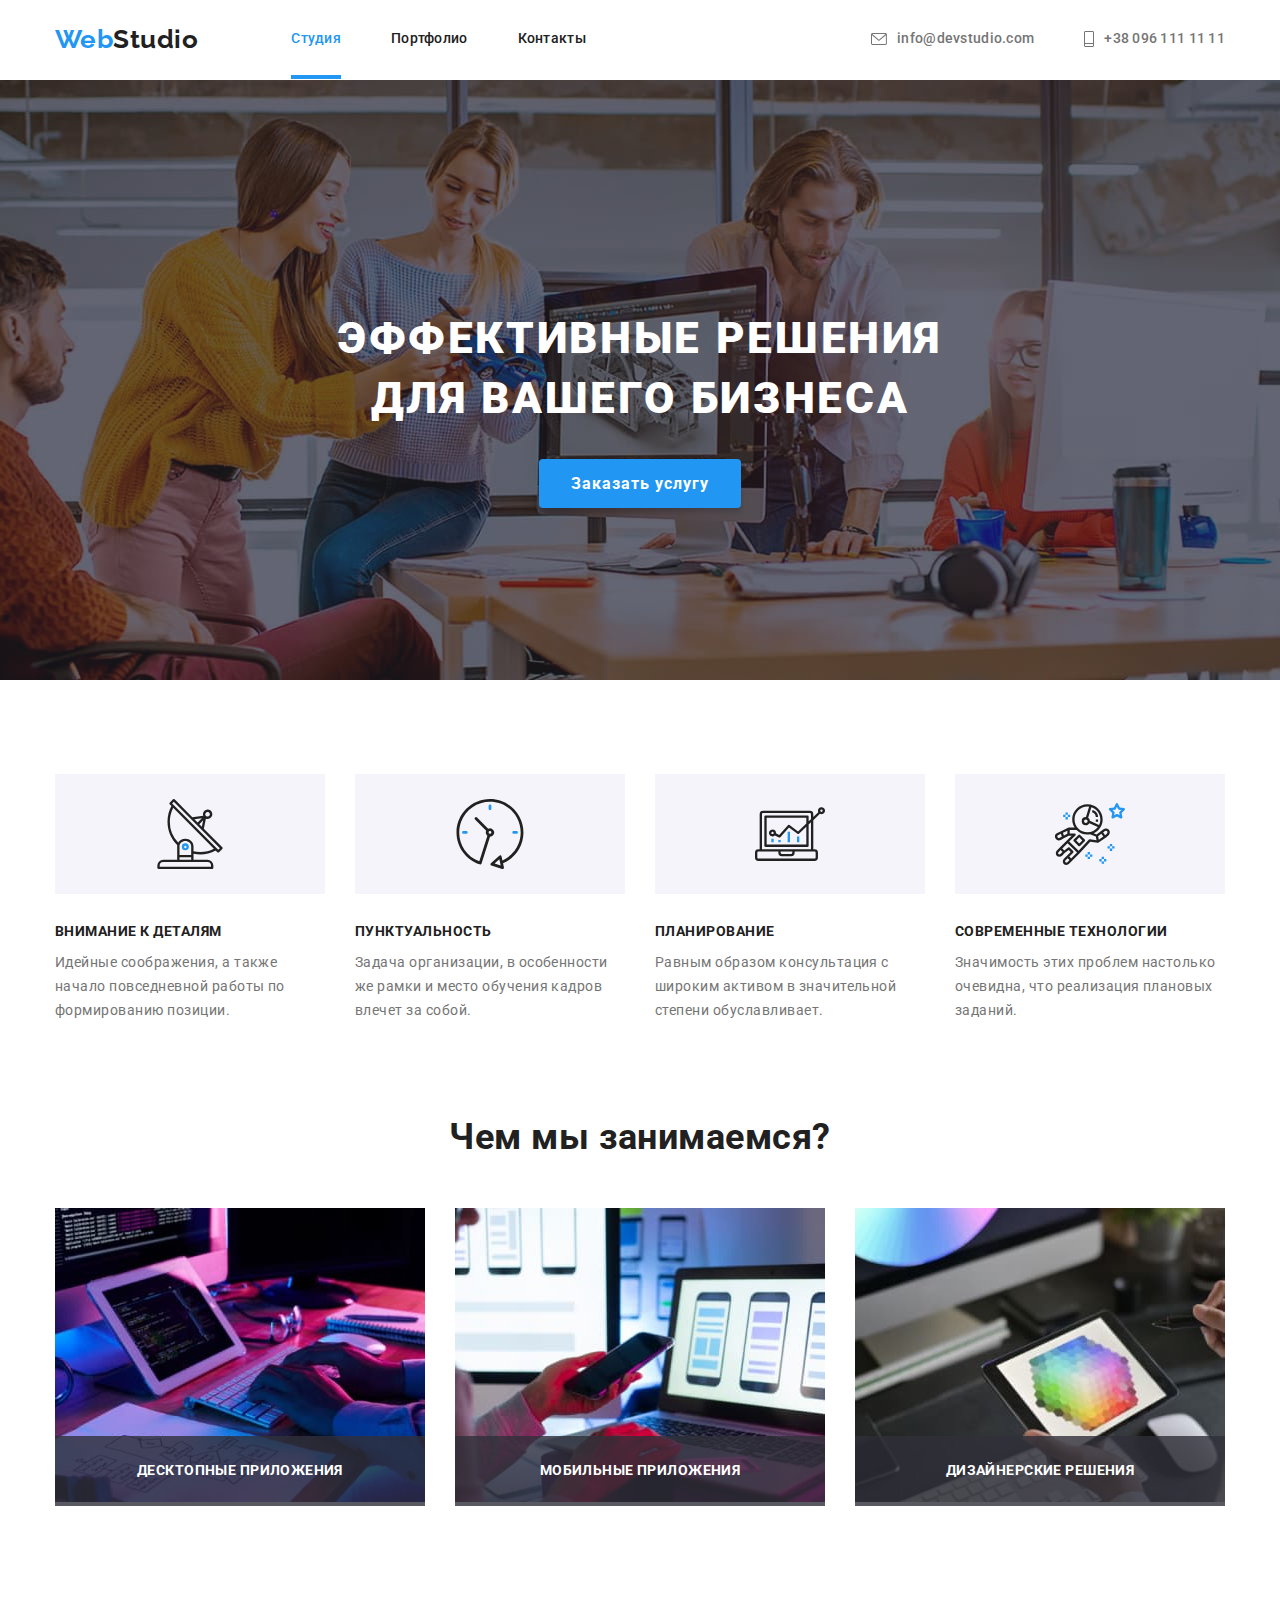
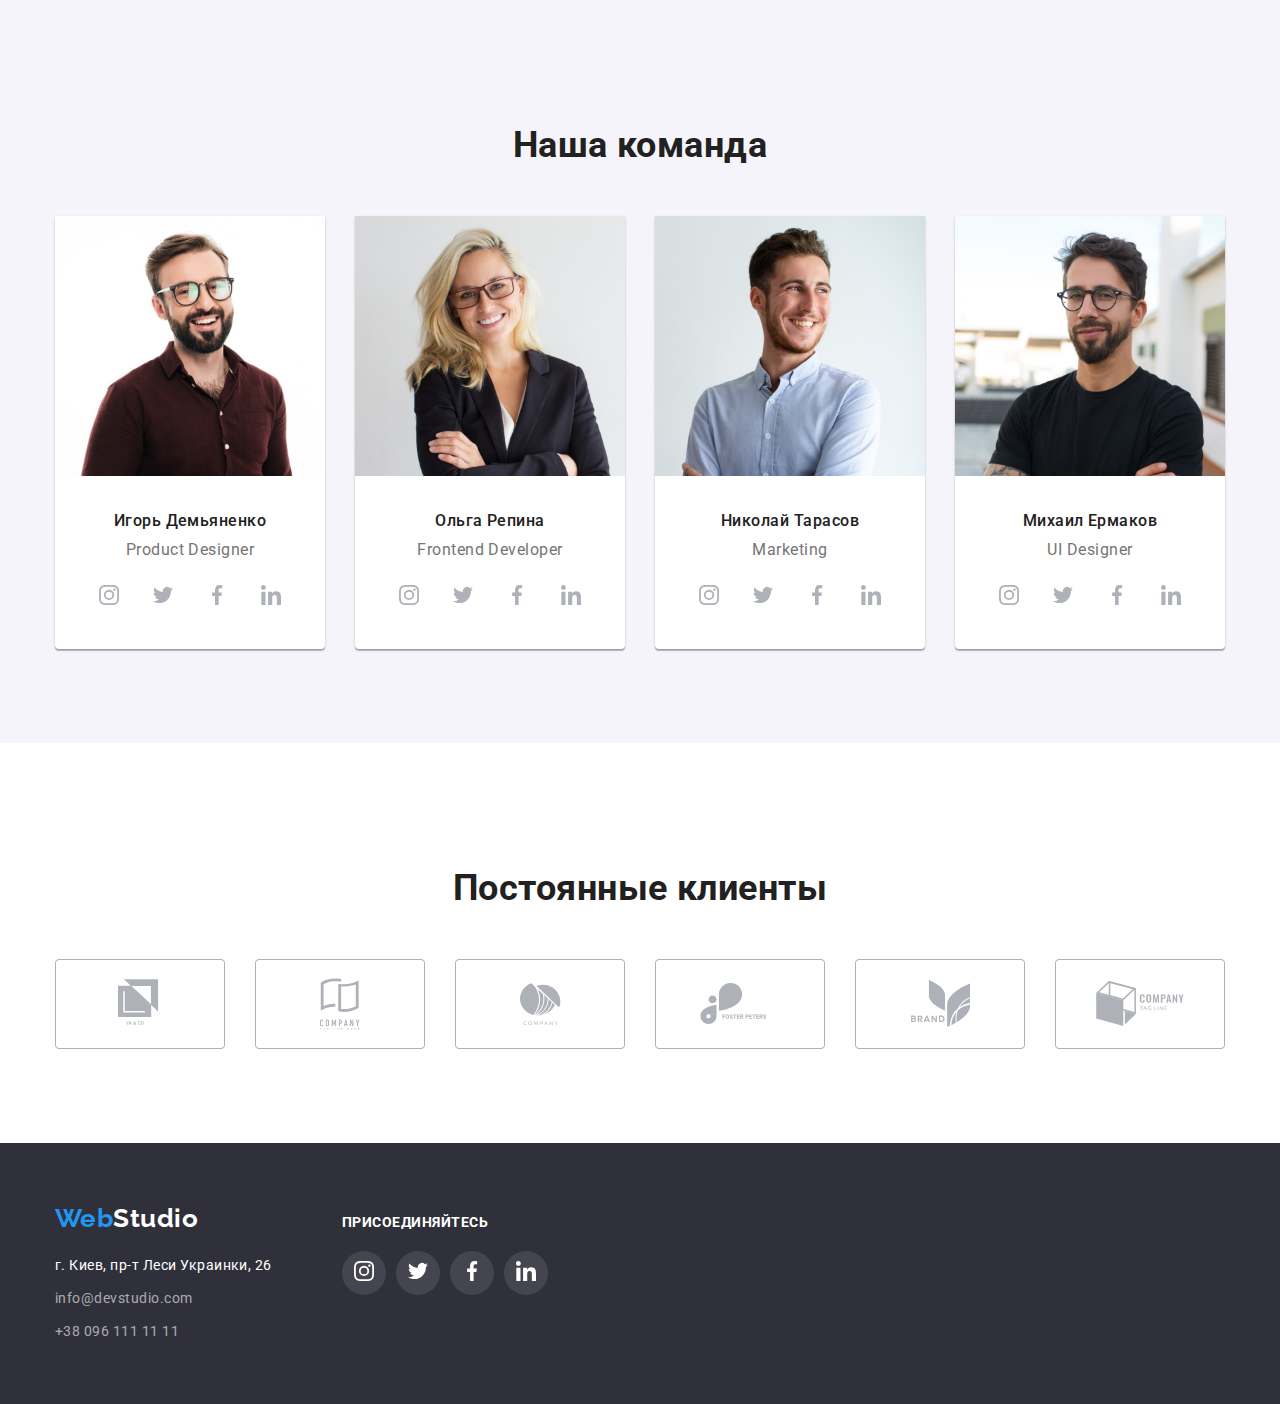
<file: index.html>
<!DOCTYPE html>
<html lang="ru">
<head>
    <meta charset="UTF-8">
    <meta name="viewport" content="width=device-width, initial-scale=1.0">
    <title>Главная</title>
    <link rel="preconnect" href="https://fonts.gstatic.com">
    <link
        href="https://fonts.googleapis.com/css2?family=Raleway:wght@500;700&family=Roboto:wght@400;500;700;900&display=swap"
        rel="stylesheet">
    <link rel="stylesheet" href="./css/modern-normalize.css">
    <link rel="stylesheet" href="./css/styles.css">
    <link rel="stylesheet" href="./css/variables.css">
</head>
<body>
    <header class="header">
                <nav class="container section-header">
                    <a class="link-logo" href="#"><span class="link-web">Web</span>Studio</a>
                    <ul class="link-nav">
                        <li class="item">
                            <a class="link-nav-item active" href="#">Студия</a>
                        </li>
                        <li class="item">
                            <a class="link-nav-item" href="./portfolio.html">Портфолио</a>
                        </li>
                        <li class="item">
                            <a class="link-nav-item" href="#contacts">Контакты</a>
                        </li>
                    </ul>
                    <ul class="link-contacts">
                        <li class="item item-contacts">
                            <svg class="icon-letter">
                                <use href="./images/sprite.svg#letter"></use>
                            </svg>
                            <a href="mailto:info@devstudio.com">info@devstudio.com</a>
                        </li>
                        <li class="item item-contacts">
                            <svg class="icon-phone">
                                <use href="./images/sprite.svg#phone"></use>
                            </svg>
                            <a href="tel:+380961111111">+38 096 111 11 11</a>
                        </li>
                    </ul>
                </nav>
    </header>
    <main>
        <section class="hero">
            <div class="container section-hero">
                <h1>Эффективные решения для вашего бизнеса</h1>
                <button class="order-btn" data-modal-open>Заказать услугу</button>
            </div>
            <div class="backdrop is-hidden" data-modal>
                <div class="modal">
                    <button class="btn-close" data-modal-close>
                        <svg class="icon-close" width="18" height="18">
                            <use href="./images/sprite.svg#close"></use>
                        </svg>
                    </button>
                </div>
            </div>
        </section>
        <section class="features">
            <div class="container section-features">
                <h2 class="visually-hidden">Направления развития бизнеса</h2>
                <ul class="feachers-list">
                    <li class="feachers-item">
                        <div class="picture-feachers">
                        <svg class="icon-antenna" width="70" height="70">
                            <use href="./images/sprite.svg#antenna"></use>
                        </svg>
                        </div>
                        <h3 class="title-feachers">Внимание к деталям</h3>
                        <p class="feachers">Идейные соображения, а также начало повседневной работы по формированию позиции.</p>
                    </li>
                    <li class="feachers-item">
                        <div class="picture-feachers">
                            <svg class="icon-clock" width="70" height="70">
                                <use href="./images/sprite.svg#clock"></use>
                            </svg>
                        </div>
                        <h3 class="title-feachers">Пунктуальность</h3>
                        <p class="feachers">Задача организации, в особенности же рамки и место обучения кадров влечет за собой.</p>
                    </li>
                    <li class="feachers-item">
                        <div class="picture-feachers">
                            <svg class="icon-diagram" width="70" height="70">
                                <use href="./images/sprite.svg#diagram"></use>
                            </svg>
                        </div>
                        <h3 class="title-feachers">Планирование</h3>
                        <p class="feachers">Равным образом консультация с широким активом в значительной степени обуславливает.</p>
                    </li>
                    <li class="feachers-item">
                        <div class="picture-feachers">
                            <svg class="icon-clock" width="70" height="70">
                                <use href="./images/sprite.svg#astronaut"></use>
                            </svg>
                        </div>
                        <h3 class="title-feachers">Современные технологии</h3>
                        <p class="feachers">Значимость этих проблем настолько очевидна, что реализация плановых заданий.</p>
                    </li>
                </ul>
            </div>
        </section>
        <section class="activities">
           <div class="container section-activities">
                <h2 class="title-activities">Чем мы занимаемся?</h2>
                <ul class="list-activities">
                    <li class="item-activities">
                        <img class="image-activities" src="images/web.jpg" alt="Вёрстка сайтов" width="370">
                        <div class="text-on-image">
                            <p class="text-activities">ДЕСКТОПНЫЕ ПРИЛОЖЕНИЯ</p>
                        </div>
                    </li>
                    <li class="item-activities">
                        <img class="image-activities" src="images/mobile-app.jpg" alt="Мобильные приложения" width="370">
                        <div class="text-on-image">
                            <p class="text-activities">МОБИЛЬНЫЕ ПРИЛОЖЕНИЯ</p>
                        </div>
                    </li>
                    <li class="item-activities">
                        <img class="image-activities" src="images/color-design.jpg" alt="Дизайн" width="370">
                        <div class="text-on-image">
                            <p class="text-activities">ДИЗАЙНЕРСКИЕ РЕШЕНИЯ</p>
                        </div>
                    </li>

                </ul>
           </div>
        </section>
        <section class="team">
          <div class="container section-team">
                <h2 class="title-team">Наша команда</h2>
                <ul class="list-team">
                    <li class="item-team">
                        <img src="images/igor.jpg" alt="Игорь Демьяненко" width="270">
                        <h3 class="title-names">Игорь Демьяненко</h3>
                        <p class="text-professions">Product Designer</p>
                        <div class="buttons-network">
                        <button class="icon-social-network">
                            <svg class="icon-instagram" width="20" height="20">
                                <use href="./images/sprite.svg#instagram"></use>
                            </svg>
                        </button>
                        <button class="icon-social-network">
                            <svg class="icon-twitter" width="20" height="20">
                                <use href="./images/sprite.svg#twitter"></use>
                            </svg>
                        </button>
                        <button class="icon-social-network">
                            <svg class="icon-facebook" width="20" height="20">
                                <use href="./images/sprite.svg#facebook"></use>
                            </svg>
                        </button>
                        <button class="icon-social-network">
                            <svg class="icon-linkedin" width="20" height="20">
                                <use href="./images/sprite.svg#linkedin"></use>
                            </svg>
                        </button>
                        </div>
                    </li>
                    <li class="item-team">
                        <img src="images/olga.jpg" alt="Ольга Репина" width="270">
                        <h3 class="title-names">Ольга Репина</h3>
                        <p class="text-professions">Frontend Developer</p>
                        <div class="buttons-network">
                            <button class="icon-social-network">
                                <svg class="icon-instagram" width="20" height="20">
                                    <use href="./images/sprite.svg#instagram"></use>
                                </svg>
                            </button>
                            <button class="icon-social-network">
                                <svg class="icon-twitter" width="20" height="20">
                                    <use href="./images/sprite.svg#twitter"></use>
                                </svg>
                            </button>
                            <button class="icon-social-network">
                                <svg class="icon-facebook" width="20" height="20">
                                    <use href="./images/sprite.svg#facebook"></use>
                                </svg>
                            </button>
                            <button class="icon-social-network">
                                <svg class="icon-linkedin" width="20" height="20">
                                    <use href="./images/sprite.svg#linkedin"></use>
                                </svg>
                            </button>
                        </div>
                    </li>
                    <li class="item-team">
                        <img src="images/nikolai.jpg" alt="Николай Тарасов" width="270">
                        <h3 class="title-names">Николай Тарасов</h3>
                        <p class="text-professions">Marketing</p>
                        <div class="buttons-network">
                            <button class="icon-social-network">
                                <svg class="icon-instagram" width="20" height="20">
                                    <use href="./images/sprite.svg#instagram"></use>
                                </svg>
                            </button>
                            <button class="icon-social-network">
                                <svg class="icon-twitter" width="20" height="20">
                                    <use href="./images/sprite.svg#twitter"></use>
                                </svg>
                            </button>
                            <button class="icon-social-network">
                                <svg class="icon-facebook" width="20" height="20">
                                    <use href="./images/sprite.svg#facebook"></use>
                                </svg>
                            </button>
                            <button class="icon-social-network">
                                <svg class="icon-linkedin" width="20" height="20">
                                    <use href="./images/sprite.svg#linkedin"></use>
                                </svg>
                            </button>
                        </div>
                    </li>
                    <li class="item-team">
                        <img src="images/mihail.jpg" alt="Михаил Ермаков" width="270">
                        <h3 class="title-names">Михаил Ермаков</h3>
                        <p class="text-professions">UI Designer</p>
                        <div class="buttons-network">
                            <button class="icon-social-network">
                                <svg class="icon-instagram" width="20" height="20">
                                    <use href="./images/sprite.svg#instagram"></use>
                                </svg>
                            </button>
                            <button class="icon-social-network">
                                <svg class="icon-twitter" width="20" height="20">
                                    <use href="./images/sprite.svg#twitter"></use>
                                </svg>
                            </button>
                            <button class="icon-social-network">
                                <svg class="icon-facebook" width="20" height="20">
                                    <use href="./images/sprite.svg#facebook"></use>
                                </svg>
                            </button>
                            <button class="icon-social-network">
                                <svg class="icon-linkedin" width="20" height="20">
                                    <use href="./images/sprite.svg#linkedin"></use>
                                </svg>
                            </button>
                        </div>
                    </li>
                </ul>
          </div>
        </section>
        <section class="clients">
            <div class="container section-clients">
                <h2 class="title-clients">Постоянные клиенты</h2>
                <ul class="list-clients">
                    <li class="item-clients">
                        <svg class="icon-logo" width="44.27" height="49.23">
                            <use href="./images/sprite.svg#logo-1"></use>
                        </svg>
                    </li>
                    <li class="item-clients">
                            <svg class="icon-logo" width="40" height="52">
                                <use href="./images/sprite.svg#logo-2"></use>
                            </svg>
                    </li>
                    <li class="item-clients">
                            <svg class="icon-logo" width="41" height="42.6">
                                <use href="./images/sprite.svg#logo-3"></use>
                            </svg>
                    </li>
                    <li class="item-clients">
                            <svg class="icon-logo" width="79.66" height="42.02">
                                <use href="./images/sprite.svg#logo-4"></use>
                            </svg>
                    </li>
                    <li class="item-clients">
                            <svg class="icon-logo" width="59" height="47">
                                <use href="./images/sprite.svg#logo-5"></use>
                            </svg>
                    </li>
                    <li class="item-clients">
                            <svg class="icon-logo" width="88.48" height="45.44">
                                <use href="./images/sprite.svg#logo-6"></use>
                            </svg>
                    </li>
                </ul>
            </div>

        </section>
    </main>
    <footer class="footer">
        <div class="container section-footer">
            <ul class="list-footer">
            <div class="footer-contacts">
            <a class="link-logo-down" href="#"><span class="link-web">Web</span>Studio</a>
            <address id="contacts">
                <ul>
                    <li><a class="footer-address" href="https://goo.gl/maps/QoUvrbmvHfTvnBRbA">г. Киев, пр-т Леси Украинки, 26</a>
                    </li>
                    <li><a class="footer-contacts mail" href="mailto:info@devstudio.com">info@devstudio.com</a></li>
                    <li><a class="footer-contacts" href="tel:+380961111111">+38 096 111 11 11</a></li>
                </ul>
            </address>
            </div>
            <div class="footer-network">
            <p class="text-join">ПРИСОЕДИНЯЙТЕСЬ</p>
            <div class="buttons-network-footer">
                <button class="footer-icon-social-network">
                    <svg class="icon-instagram" width="20" height="20">
                        <use href="./images/sprite.svg#instagram"></use>
                    </svg>
                </button>
                <button class="footer-icon-social-network">
                    <svg class="icon-twitter" width="20" height="20">
                        <use href="./images/sprite.svg#twitter"></use>
                    </svg>
                </button>
                <button class="footer-icon-social-network">
                    <svg class="icon-facebook" width="20" height="20">
                        <use href="./images/sprite.svg#facebook"></use>
                    </svg>
                </button>
                <button class="footer-icon-social-network">
                    <svg class="icon-linkedin" width="20" height="20">
                        <use href="./images/sprite.svg#linkedin"></use>
                    </svg>
                </button>
            </div>
            </div>
            </ul>
        </div> 
    </footer>
    <script src="./js/modal.js"></script>
</body>
</html>
</file>
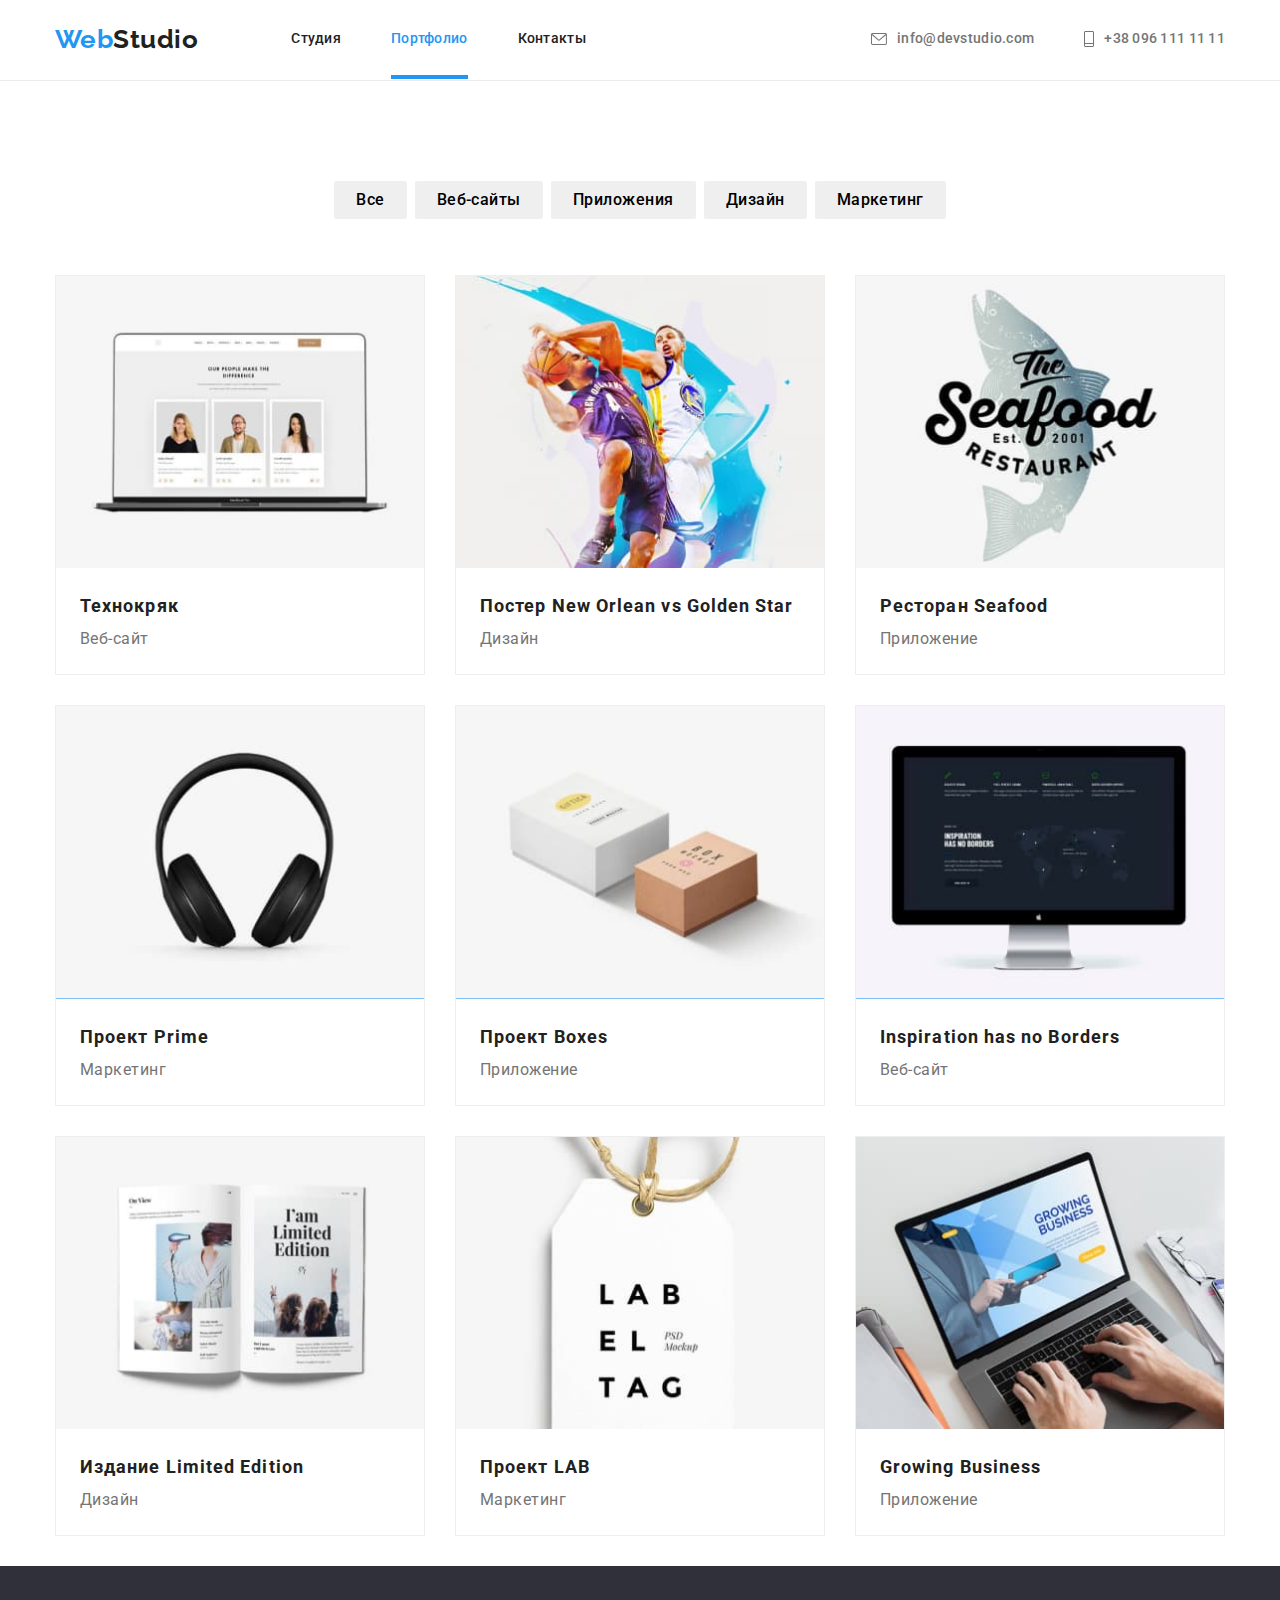
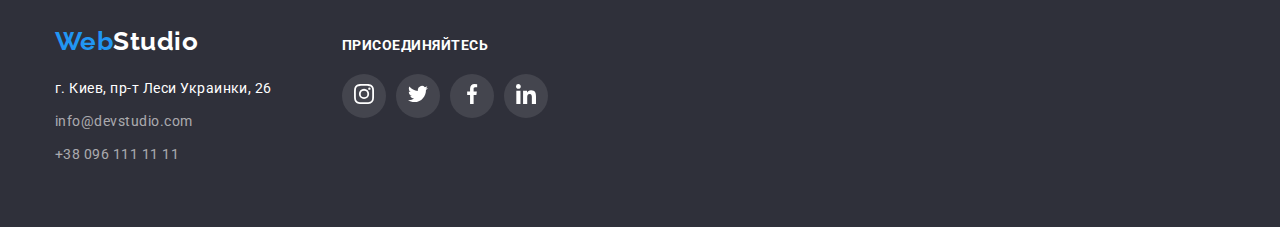
<file: portfolio.html>
<!DOCTYPE html>
<html lang="ru">
<head>
    <meta charset="UTF-8">
    <meta name="viewport" content="width=device-width, initial-scale=1.0">
    <title>Портфолио</title>
    <link rel="preconnect" href="https://fonts.gstatic.com">
    <link
        href="https://fonts.googleapis.com/css2?family=Raleway:wght@500;700&family=Roboto:wght@400;500;700;900&display=swap"
        rel="stylesheet">
    <link rel="stylesheet" href="./css/modern-normalize.css">
    <link rel="stylesheet" href="./css/styles.css">
    <link rel="stylesheet" href="./css/variables.css">
</head>
<body>
        <header class="portfolio-header">
            <nav class="container section-header">
                <a class="link-logo" href="#"><span class="link-web">Web</span>Studio</a>
                <ul class="link-nav">
                    <li class="item">
                        <a class="link-nav-item" href="./index.html">Студия</a>
                    </li>
                    <li class="item">
                        <a class="link-nav-item active" href="./portfolio.html">Портфолио</a>
                    </li>
                    <li class="item">
                        <a class="link-nav-item" href="#contacts">Контакты</a>
                    </li>
                </ul>
                <ul class="link-contacts">
                    <li class="item item-contacts">
                        <svg class="icon-letter">
                            <use href="./images/sprite.svg#letter"></use>
                        </svg>
                        <a href="mailto:info@devstudio.com">info@devstudio.com</a>
                    </li>
                    <li class="item item-contacts">
                        <svg class="icon-phone">
                            <use href="./images/sprite.svg#phone"></use>
                        </svg>
                        <a href="tel:+380961111111">+38 096 111 11 11</a>
                    </li>
                </ul>
            </nav>
        </header>
    <main>
<section>
    <h1 class="visually-hidden">Портфолио</h1>
    <ul class="container list-btn">
        <li class="portfolio-btn"><button class="btn-menu">Все</button></li>
        <li class="portfolio-btn"><button class="btn-menu">Веб-сайты</button></li>
        <li class="portfolio-btn"><button class="btn-menu">Приложения</button></li>
        <li class="portfolio-btn"><button class="btn-menu">Дизайн</button></li>
        <li class="portfolio-btn"><button class="btn-menu">Маркетинг</button></li>
    </ul>
</section>
<section>
    <ul class="container flex-container">
        <li class="flex-element">
            <a href="#">
            <div class="thumb">
                <img src="images/portfolio1.jpg" alt="Технокряк" width="370">
                <div class="card-image-overlay">
                    <p class="card-text">Технокряк это современная площадка распространения коронавируса. Компании используют эту платформу для цифрового
                        шпионажа и атак на защищённые сервера конкурентов.</p>
                </div>
            </div>
            <div class="card-content">
                <h2 class="title-item">Технокряк</h2>
                <p class="item-discription">Веб-сайт</p>
            </div>
            </a>
        </li>

        <li class="flex-element">
            <a href="#">
            <div class="thumb">
                <img src="images/portfolio2.jpg" alt="Постер New Orlean vs Golden Star" width="370">
                <div class="card-image-overlay">
                    <p class="card-text">Технокряк это современная площадка распространения коронавируса. Компании используют эту
                        платформу для цифрового
                        шпионажа и атак на защищённые сервера конкурентов.</p>
                </div>
            </div>
            <div class="card-content">
                <h2 class="title-item">Постер New Orlean vs Golden Star</h2>
                <p class="item-discription">Дизайн</p>
            </div>
            </a>
        </li>

        <li class="flex-element">
            <a href="#">
            <div class="thumb">
                <img src="images/portfolio3.jpg" alt="Ресторан Seafood" width="370">
                <div class="card-image-overlay">
                    <p class="card-text">Технокряк это современная площадка распространения коронавируса. Компании используют эту
                        платформу для цифрового
                        шпионажа и атак на защищённые сервера конкурентов.</p>
                </div>
            </div>
            <div class="card-content">
                <h2 class="title-item">Ресторан Seafood</h2>
                <p class="item-discription">Приложение</p>
            </div>
            </a>
        </li>

        <li class="flex-element">
            <a href="#">
            <div class="thumb">
                <img src="images/portfolio4.jpg" alt="Проект Prime" width="370">
                <div class="card-image-overlay">
                    <p class="card-text">Технокряк это современная площадка распространения коронавируса. Компании используют эту
                        платформу для цифрового
                        шпионажа и атак на защищённые сервера конкурентов.</p>
                </div>
            </div>
            <div class="card-content">
                <h2 class="title-item">Проект Prime</h2>
                <p class="item-discription">Маркетинг</p>
            </div> 
            </a>
        </li>

        <li class="flex-element">
            <a href="#">
            <div class="thumb">
                <img src="images/portfolio5.jpg" alt="Проект Boxes" width="370">
                <div class="card-image-overlay">
                    <p class="card-text">Технокряк это современная площадка распространения коронавируса. Компании используют эту
                        платформу для цифрового
                        шпионажа и атак на защищённые сервера конкурентов.</p>
                </div>
            </div>
            <div class="card-content">
                 <h2 class="title-item">Проект Boxes</h2>
                <p class="item-discription">Приложение</p>
            </div>
            </a>
        </li>

        <li class="flex-element">
            <a href="#">
            <div class="thumb">
                <img src="images/portfolio6.jpg" alt="Inspiration has no Borders" width="370">
                <div class="card-image-overlay">
                    <p class="card-text">Технокряк это современная площадка распространения коронавируса. Компании используют эту
                        платформу для цифрового
                        шпионажа и атак на защищённые сервера конкурентов.</p>
                </div>
            </div>
            <div class="card-content">
                <h2 class="title-item">Inspiration has no Borders</h2>
                <p class="item-discription">Веб-сайт</p>
            </div>
            </a>
        </li>

        <li class="flex-element">
            <a href="#">
                <div class="thumb">
                    <img src="images/portfolio7.jpg" alt="Издание Limited Edition" width="370">
                    <div class="card-image-overlay">
                        <p class="card-text">Технокряк это современная площадка распространения коронавируса. Компании используют эту
                            платформу для цифрового
                            шпионажа и атак на защищённые сервера конкурентов.</p>
                    </div>
                </div>
                <div class="card-content">
                    <h2 class="title-item">Издание Limited Edition</h2>
                    <p class="item-discription">Дизайн</p>
                </div>
            </a>
        </li>

        <li class="flex-element">
            <a href="#">
                <div class="thumb">
                    <img src="images/portfolio8.jpg" alt="Проект LAB" width="370">
                    <div class="card-image-overlay">
                        <p class="card-text">Технокряк это современная площадка распространения коронавируса. Компании используют эту
                            платформу для цифрового
                            шпионажа и атак на защищённые сервера конкурентов.</p>
                    </div>
                </div>
                <div class="card-content">
                    <h2 class="title-item">Проект LAB</h2>
                    <p class="item-discription">Маркетинг</p>
                </div> 
            </a>
        </li>

        <li class="flex-element">
            <a href="#">
            <div class="thumb">
                <img src="images/portfolio9.jpg" alt="Growing Business" width="370">
                <div class="card-image-overlay">
                    <p class="card-text">Технокряк это современная площадка распространения коронавируса. Компании используют эту
                        платформу для цифрового
                        шпионажа и атак на защищённые сервера конкурентов.</p>
                </div>
            </div>
            <div class="card-content">
                <h2 class="title-item">Growing Business</h2>
                <p class="item-discription">Приложение</p>
            </div>
            </a>
        </li>
    </ul>
</section>
    </main>
<footer class="footer">
    <div class="container section-footer">
        <ul class="list-footer">
            <a href="#">
            </a><div class="footer-contacts">
                <a class="link-logo-down" href="#"><span class="link-web">Web</span>Studio</a>
                <address id="contacts">
                    <ul>
                        <li><a class="footer-address" href="https://goo.gl/maps/QoUvrbmvHfTvnBRbA">г. Киев, пр-т Леси
                                Украинки, 26</a>
                        </li>
                        <li><a class="footer-contacts mail" href="mailto:info@devstudio.com">info@devstudio.com</a></li>
                        <li><a class="footer-contacts" href="tel:+380961111111">+38 096 111 11 11</a></li>
                    </ul>
                </address>
            </div>
            <div class="footer-network">
                <p class="text-join">ПРИСОЕДИНЯЙТЕСЬ</p>
                <div class="buttons-network-footer">
                    <button class="footer-icon-social-network">
                        <svg class="icon-instagram" width="20" height="20">
                            <use href="./images/sprite.svg#instagram"></use>
                        </svg>
                    </button>
                    <button class="footer-icon-social-network">
                        <svg class="icon-twitter" width="20" height="20">
                            <use href="./images/sprite.svg#twitter"></use>
                        </svg>
                    </button>
                    <button class="footer-icon-social-network">
                        <svg class="icon-facebook" width="20" height="20">
                            <use href="./images/sprite.svg#facebook"></use>
                        </svg>
                    </button>
                    <button class="footer-icon-social-network">
                        <svg class="icon-linkedin" width="20" height="20">
                            <use href="./images/sprite.svg#linkedin"></use>
                        </svg>
                    </button>
                </div>
            </div>
        </ul>
    </div>
</footer>
</body>
</html>
</file>
<file: css/styles.css>
body {
  background-color: var(--light-background);
  font-family: 'Roboto', sans-serif;
  font-style: normal;
  color: var(--dark-text);
  letter-spacing: 0.03em;
}
ul {
  list-style: none;
  padding: 0;
  margin: 0;
}
.container {
  margin-left: auto;
  margin-right: auto;
  width: 1200px;
  /* outline: 2px solid tomato; */
  padding-left: 15px;
  padding-right: 15px;
}
.section-header {
  padding-top: 24px;
  padding-bottom: 25px;
}
.link-logo {
  font-family: Raleway;
  font-weight: 700;
  font-size: 26px;
  line-height: 1.19;
  color: var(--dark-text);
}
.link-web {
  color: var(--accent);
}
.link-nav {
  color: var(--dark-text);
  font-weight: 500;
  font-size: 14px;
  line-height: 1.14;
  letter-spacing: 0.02em;
}
.link-nav {
  display: flex;
  margin-left: 93px;
}
.link-nav-item {
  position: relative;
  display: block;
  color: inherit;
  transition-property: color;
  transition-duration: 250ms;
  transition-timing-function: cubic-bezier(0.4, 0, 0.2, 1);
}
.link-nav-item:hover,
.link-nav-item:focus {
  color: var(--accent);
}
.link-nav-item::after {
  position: absolute;
  left: 0;
  bottom: -32px;
  content: '';
  display: block;
  width: 100%;
  height: 4px;
  background-color: var(--accent);
  transform: scaleX(0);
  transition-property: transform;
  transition-duration: 250ms;
  transition-timing-function: cubic-bezier(0.4, 0, 0.2, 1);
}
.link-nav-item:hover::after {
  transform: scaleX(1);
}
.link-nav .item:not(:last-child) {
  margin-right: 50px;
}
.link-nav a.active {
  color: var(--accent);
}
.link-nav a.active::after {
  position: absolute;
  left: 0;
  bottom: -32px;
  content: '';
  display: block;
  width: 100%;
  height: 4px;
  background-color: var(--accent);
  transform: scaleX(1);
}
.link-contacts {
  color: var(--main-text);
  font-weight: 500;
  font-size: 14px;
  line-height: 1.14;
  letter-spacing: 0.02em;
}
.link-contacts .item {
  display: flex;
}
.item-contacts {
  display: flex;
  align-items: center;
  transition-property: color;
  transition-duration: 250ms;
  transition-timing-function: cubic-bezier(0.4, 0, 0.2, 1);
}
.link-contacts {
  display: flex;
  margin-left: auto;
}
.link-contacts .item + .item {
  margin-left: 50px;
}
.link-contacts a {
  color: inherit;
  font-family: Roboto;
}
.item-contacts:focus,
.item-contacts:hover {
  color: var(--accent);
}
.icon-letter {
  width: 16px;
  height: 12px;
  margin-right: 10px;
  /* fill: var(--main-text);  */
  fill: currentColor;
}
.icon-phone {
  width: 10px;
  height: 16px;
  margin-right: 10px;
  fill: currentColor;
}
.section-header {
  display: flex;
  align-items: center;
}
.hero {
  color: var(--light-text);
  background-color: var(--background-dark);
  background-image: linear-gradient(
      to right,
      var(--hero-dark-gradient),
      var(--hero-dark-gradient)
    ),
    url(../images/team.jpg);
  height: 600px;
  max-width: 1600px;
  margin-left: auto;
  margin-right: auto;
  background-position: center;
  background-repeat: no-repeat;
  background-size: cover;
  text-align: center;
}
.section-hero {
  padding-top: 200px;
  padding-bottom: 200px;
}
.hero h1 {
  font-weight: 900;
  font-size: 44px;
  line-height: 1.36;
  padding-left: 237px;
  padding-right: 237px;
  text-align: center;
  letter-spacing: 0.06em;
  text-transform: uppercase;
}
.order-btn {
  color: currentColor;
  background-color: var(--accent);
  font-family: inherit;
  font-weight: 700;
  font-size: 16px;
  line-height: 1.86;
  cursor: pointer;
  letter-spacing: 0.06em;
  display: flex;
  align-items: center;
  text-align: center;
  box-shadow: 0px 4px 4px var(--background-dark15);
  border-radius: 4px;
  padding: 10px 32px;
  min-width: 200px;
  margin-left: auto;
  margin-right: auto;
  border: none;
}
.backdrop {
  position: fixed;
  top: 0;
  left: 0;
  height: 100%;
  width: 100%;
  background: var(--modal-dark-background);
  opacity: 1;
  transition: opacity 250ms cubic-bezier(0.4, 0, 0.2, 1);
  z-index: 100;
  /* (Модальное окно можно ещё так спозиционировать, но лучше через position:absolute)
  display: flex;
  align-items: center; */
}
.backdrop.is-hidden {
  opacity: 0;
  visibility: hidden;
  pointer-events: none;
}
.backdrop.is-hidden .modal {
  transform: translate(-50%, -50%) scaleY(0.5);
}
.modal {
  position: absolute;
  top: 50%;
  left: 50%;
  transform: translate(-50%, -50%) scaleY(1);
  transition: transform 1000ms cubic-bezier(0.4, 0, 0.2, 1);
  width: 528px;
  height: 581px;
  background: #ffffff;
  box-shadow: var(--modal-box-shadow);
  border-radius: 4px;
}
.btn-close {
  position: absolute;
  top: 8px;
  right: 8px;
  width: 30px;
  height: 30px;
  border-radius: 50%;
  background: #ffffff;
  border: 1px solid rgba(0, 0, 0, 0.1);
  box-sizing: border-box;
}
.icon-close {
  position: absolute;
  top: 50%;
  left: 50%;
  transform: translate(-50%, -50%);
}
/* display: block;
  width: 44px;
  height: 44px;
  border-radius: 50%;
  border: none;
  background-color: var(--light-background);
  color: var(--icon-text-color);
  padding: 0;
  margin-right: 10px; */
.visually-hidden {
  position: absolute;
  width: 1px;
  height: 1px;
  margin: -1px;
  border: 0;
  padding: 0;

  white-space: nowrap;
  clip-path: inset(100%);
  clip: rect(0 0 0 0);
  overflow: hidden;
}
.title-feachers {
  font-weight: 700;
  font-size: 14px;
  line-height: 1.14;
  text-transform: uppercase;
  margin-bottom: 10px;
  margin-top: 0;
}
.section-features {
  padding-top: 94px;
}
.feachers {
  color: var(--main-text);
  font-weight: 400;
  font-size: 14px;
  line-height: 24px;
  margin-bottom: 0;
  margin-top: 0;
}
.feachers-list {
  display: flex;
}
.feachers-item:not(:last-child) {
  margin-right: 30px;
}
.feachers-item {
  width: 270px;
}
.picture-feachers {
  display: flex;
  justify-content: center;
  width: 270px;
  height: 120px;
  align-items: center;
  background-color: var(--middle-background);
  margin-bottom: 30px;
}
.section-activities {
  padding-top: 94px;
  padding-bottom: 94px;
}
.title-activities {
  font-weight: 700;
  font-size: 36px;
  line-height: 1.17;
  text-align: center;
  padding: 0;
  margin: 0;
  padding-bottom: 50px;
}
.list-activities {
  display: flex;
}
.item-activities:not(:last-child) {
  margin-right: 30px;
}
.item-activities {
  position: relative;
}
.text-on-image {
  position: absolute;
  bottom: 0;
  left: 0;
  width: 100%;
  height: 70px;
  background: rgba(47, 48, 58, 0.8);
  padding: 27px 82px;
}
.text-activities {
  display: block;
  margin: 0;
  font-weight: 700;
  font-size: 14px;
  line-height: 1.14;
  text-align: center;
  letter-spacing: 0.03em;
  text-transform: uppercase;
  color: var(--light-text);
}
.team {
  background-color: var(--middle-background);
}
.list-team {
  display: flex;
}
.item-team {
  box-shadow: var(--shadow-team);
  border-radius: 0px 0px 4px 4px;
  background-color: var(--light-text);
}
.item-team:not(:last-child) {
  margin-right: 30px;
}
.section-team {
  padding-top: 94px;
  padding-bottom: 94px;
}
.title-team {
  font-weight: 700;
  font-size: 36px;
  line-height: 1.17;
  text-align: center;
  padding: 0;
  margin-bottom: 50px;
}
.title-names {
  font-weight: 500;
  font-size: 16px;
  line-height: 1.19;
  text-align: center;
  padding-top: 30px;
  margin: 0;
}
.text-professions {
  color: var(--main-text);
  font-weight: 400;
  font-size: 16px;
  line-height: 1.19;
  text-align: center;
  padding-top: 10px;
  padding-bottom: 16px;
  margin: 0;
}
.buttons-network {
  display: flex;
  justify-content: center;
  align-content: center;
  padding-bottom: 30px;
}
.icon-social-network {
  /* display: flex;
  align-items: center;
  justify-content: center; */
  display: block;
  width: 44px;
  height: 44px;
  border-radius: 50%;
  border: none;
  background-color: var(--light-background);
  color: var(--icon-text-color);
  padding: 0;
  margin-right: 10px;
  transition-property: background-color, color;
  transition-duration: 250ms;
  transition-timing-function: cubic-bezier(0.4, 0, 0.2, 1);
}
.icon-social-network:nth-child(4n) {
  margin-right: 0;
}
.icon-social-network:focus,
.icon-social-network:hover {
  background-color: var(--accent);
  color: var(--light-text);
}
.icon-instagram,
.icon-twitter,
.icon-linkedin,
.icon-facebook {
  fill: currentColor;
}
.link-logo-down {
  display: block;
  margin-bottom: 20px;
  font-family: Raleway;
  font-weight: 700;
  font-size: 26px;
  line-height: 1.19;
  color: var(--light-text);
}

.section-clients {
  padding-top: 94px;
  padding-bottom: 94px;
}
.title-clients {
  font-weight: 700;
  font-size: 36px;
  line-height: 1.17;
  text-align: center;
  padding: 0;
  margin-bottom: 50px;
}
.list-clients {
  display: flex;
  justify-content: space-between;
}
.item-clients {
  display: flex;
  justify-content: center;
  align-items: center;
  width: 170px;
  height: 90px;
  border: 1px solid var(--icon-text-color);
  border-radius: 4px;
  color: var(--icon-text-color);
  margin-right: 30px;
  transition-property: background-color, color;
  transition-duration: 250ms;
  transition-timing-function: cubic-bezier(0.4, 0, 0.2, 1);
}
.item-clients:nth-child(6n) {
  margin-right: 0px;
}
.item-clients:hover {
  color: var(--accent);
  border: 1px solid var(--accent);
}
.icon-logo {
  fill: currentColor;
}
.footer {
  background-color: var(--background-dark);
}
.section-footer {
  padding-top: 60px;
  padding-bottom: 60px;
}
.footer-address {
  display: block;
  margin-bottom: 9px;
  color: var(--light-text);
  font-weight: 400;
  font-size: 14px;
  line-height: 1.71;
}
.mail {
  display: block;
  margin-bottom: 9px;
}
.footer-contacts {
  color: var(--light-text-op60);
  font-weight: 400;
  font-size: 14px;
  line-height: 1.71;
  margin-right: 70px;
}
.list-footer {
  display: flex;
  align-items: baseline;
}
/* Или так сдвинуть вниз список:
 .footer-network {
   padding-top: 12px;
} */
.buttons-network-footer {
  display: flex;
  justify-content: center;
  align-content: center;
}
.text-join {
  font-weight: 700;
  font-size: 14px;
  line-height: 1.14;
  color: var(--light-text);
  padding: 0;
  padding-bottom: 20px;
  margin: 0;
}
.footer-icon-social-network {
  display: block;
  width: 44px;
  height: 44px;
  border-radius: 50%;
  border: none;
  background-color: var(--background-footer-icon);
  color: var(--light-text);
  padding: 0;
  margin-right: 10px;
  transition-property: background-color, color;
  transition-duration: 250ms;
  transition-timing-function: cubic-bezier(0.4, 0, 0.2, 1);
}
.footer-icon-social-network:focus,
.footer-icon-social-network:hover {
  background-color: var(--accent);
  color: var(--light-text);
}

/* ===== Портфолио ===== */
.portfolio-header {
  border-bottom: 1px solid var(--border-bottom);
}
.list-btn {
  display: flex;
  justify-content: center;
  padding-top: 100px;
  padding-bottom: 56px;
}
.portfolio-btn {
  /* height: 38px;  */
  margin-right: 8px;
  background-color: var(--middle-background);
}
.portfolio-btn:nth-child(5) {
  margin-right: 0;
}
.btn-menu {
  padding: 6px 22px;
  border: none;
  font-family: inherit;
  border: none;
  font-weight: 500;
  font-size: 16px;
  line-height: 1.63;
  text-align: center;
  letter-spacing: 0.03em;
  border-radius: 4px;
  transition-property: background-color, color, box-shadow;
  transition-duration: 250ms;
  transition-timing-function: cubic-bezier(0.4, 0, 0.2, 1);
}
.btn-menu:hover,
.btn-menu:focus {
  color: var(--light-text);
  background-color: var(--accent);
  box-shadow: var(--btn-shadow);
}
/* .portfolio-btn {
  display: inline-block;
  padding: 0;
  margin: 0;
} */
.flex-container {
  display: flex;
  flex-wrap: wrap;

  /* background-color: var(--middle-background); */
}
.flex-element {
  border: 1px solid var(--light-border);
  box-sizing: border-box;
  flex-basis: calc((100% - 60px) / 3);
  margin-right: 30px;
  margin-bottom: 30px;
  transition-property: box-shadow;
  transition-duration: 250ms;
  transition-timing-function: cubic-bezier(0.4, 0, 0.2, 1);
}
.flex-element:hover {
  box-shadow: var(--item-flex-shadow);
}
.flex-element:nth-child(3n) {
  margin-right: 0;
}
.flex-element:nth-last-child() {
  margin-bottom: 0px;
}
.thumb {
  position: relative;
  overflow: hidden;
}
/* .thumb::before { */
.card-image-overlay {
  /* display: inline-block;
  content: ''; */
  position: absolute;
  top: 0;
  left: 0;
  width: 100%;
  height: 100%;
  background-color: var(--thumb-accent);
  opacity: 1;
  transition-property: transform;
  transition-duration: 250ms;
  transition-timing-function: cubic-bezier(0.4, 0, 0.2, 1);
  transform: translateY(100%);
}
/* .thumb:hover::before */
.flex-element:hover .card-image-overlay,
.flex-element:focus .card-image-overlay {
  opacity: 1;
  transform: translateY(0);
}
.thumb img {
  display: block;
  max-width: 100%;
  height: auto;
}
.card-text {
  display: inline-block;
  position: absolute;
  margin: 0;
  width: 100%;
  top: 50%;
  left: 50%;
  transform: translate(-50%, -50%);
  font-size: 18px;
  line-height: 1.56;
  letter-spacing: 0.03em;
  padding: 63px 24px;
  color: #ffffff;
  font-weight: 400;
}
.card-content {
  padding: 20px 24px;
}
.title-item {
  font-weight: 700;
  font-size: 18px;
  line-height: 2;
  letter-spacing: 0.06em;
  padding: 0;
  margin: 0;
  color: var(--dark-text);
}
.item-discription {
  color: var(--main-text);
  font-weight: normal;
  font-size: 16px;
  line-height: 1.88;
  padding: 0;
  margin: 0;
}
</file>
<file: css/variables.css>
:root {
  --light-text: rgba(255, 255, 255, 1);
  --light-background: rgba(255, 255, 255, 1);
  --middle-background:rgba(245, 244, 250, 1);
  --dark-text: rgba(33, 33, 33, 1);
  --main-text: rgba(117, 117, 117, 1);
  --accent: rgba(33, 150, 243, 1);
  --light-text-op60: rgba(255, 255, 255, 0.6);
  --background-dark: rgba(47, 48, 58, 1);
  --background-dark15: rgba(0, 0, 0, 0.15);
  --shadow-team: 0px 1px 3px rgba(0, 0, 0, 0.12), 0px 1px 1px rgba(0, 0, 0, 0.14),
    0px 2px 1px rgba(0, 0, 0, 0.2);
  --box-shadow: 0px 2px 1px -1px rgba(0, 0, 0, 0.2),
    0px 1px 1px 0px rgba(0, 0, 0, 0.14), 0px 1px 3px 0px rgba(0, 0, 0, 0.12);
  --border-bottom: rgba(236, 236, 236, 1);
  --btn-shadow: 0px 3px 1px rgba(0, 0, 0, 0.1), 0px 1px 2px rgba(0, 0, 0, 0.08), 0px 2px 2px rgba(0, 0, 0, 0.12);
  --item-flex-shadow: 0px 1px 1px rgba(0, 0, 0, 0.12), 0px 4px 4px rgba(0, 0, 0, 0.06), 1px 4px 6px rgba(0, 0, 0, 0.16);
  --icon-text-color: rgba(175, 177, 184, 1);
  --background-footer-icon: rgba(255, 255, 255, 0.1);
  --light-border: rgba(238, 238, 238, 1);
  --thumb-accent: rgba(33, 150, 243, 0.9);
  --hero-dark-gradient: rgba(47, 48, 58, 0.4);
  --modal-dark-background: rgba(0, 0, 0, 0.2);
  --modal-box-shadow: 0px 1px 3px rgba(0, 0, 0, 0.12), 0px 1px 1px rgba(0, 0, 0, 0.14), 0px 2px 1px rgba(0, 0, 0, 0.2);
}
</file>
